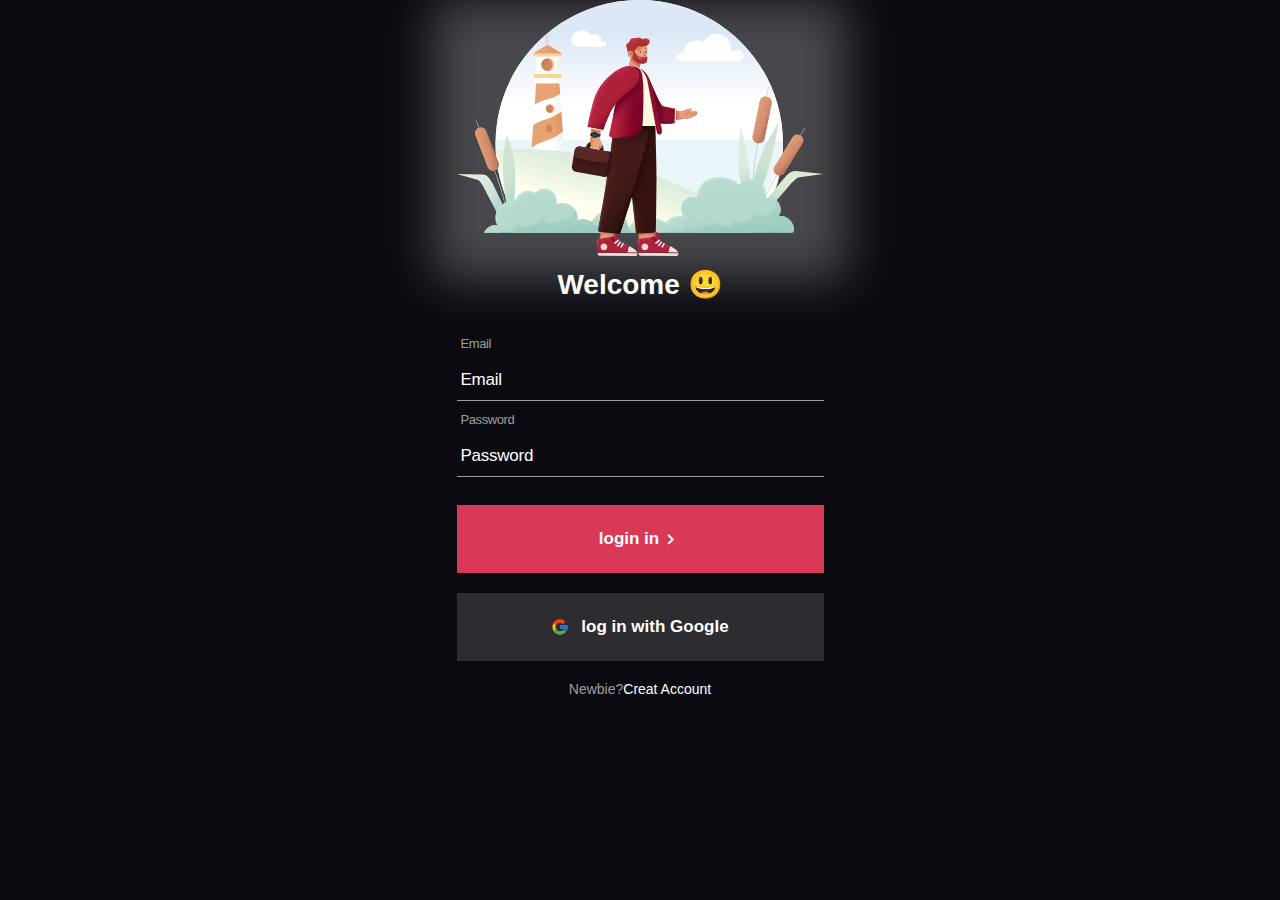
<file: Projetos/Tela de Login/Index.html>
<!DOCTYPE html>
<html lang="en">

<head>
    <meta charset="UTF-8">
    <meta name="viewport" content="width=device-width, initial-scale=1.0" />
    <link rel="preconnect" href="https://fonts.googleapis.com">
    <link rel="preconnect" href="https://fonts.gstatic.com" crossorigin>
    <link href="https://fonts.googleapis.com/css2? display=swap" rel="folha de estilo">
    <link href='https://unpkg.com/boxicons@2.1.4/css/boxicons.min.css' rel='stylesheet'>
    <link rel="stylesheet" href="style.css" />

    <title>Tela de Boas Vindas </title>
</head>
<body>
    <main>
        <div class="blur "></div>
            <img src="./../../Imagens/Img- creat-account.svg" alt=" Homem com uma mala " />
                <h1> Welcome 😃 </h1>


        <div class="container-inputs">
            <label>Email</label>
            <input placeholder="Email" type="email" />

            <label> Password </label>
            <input placeholder="Password" type="password" />

         <div>
                <button class="btn-login">
                    login in
                    <i class='bx bx-chevron-right'></i></button>

                <button class="btn-google">

                    <img src="./../../Imagens/icon-google.svg" alt="logo icon-google">
                             log in with Google
                </button>
                    </div class="container-link">

            <a href="./Telacadastro.html">Newbie?

                        <span>Creat Account </span>
            </a>

        </div>

    </main>
</body>

</html>
</file>
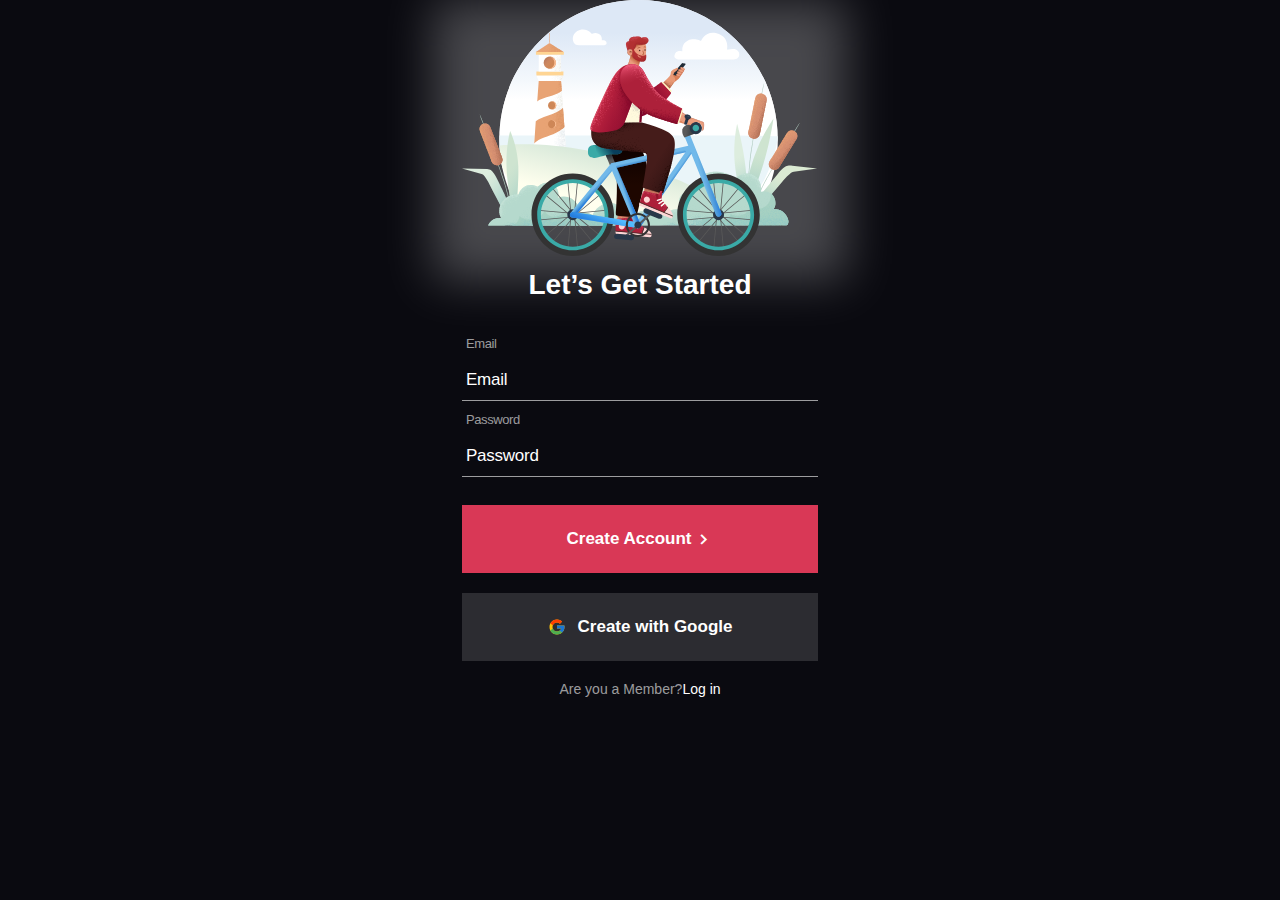
<file: Projetos/Tela de Login/Telacadastro.html>
<!DOCTYPE html>
<html lang="en">

<head>
    <meta charset="UTF-8">
    <meta name="viewport" content="width=device-width, initial-scale=1.0" />
    <link rel="preconnect" href="https://fonts.googleapis.com">
    <link rel="preconnect" href="https://fonts.gstatic.com" crossorigin>
    <link href="https://fonts.googleapis.com/css2? display=swap" rel="folha de estilo">
    <link href='https://unpkg.com/boxicons@2.1.4/css/boxicons.min.css' rel='stylesheet'>
    <link rel="stylesheet" href="style.css" />

    <title>Tela login</title>
</head>

<body>
    <main>
        <div class="blur "></div>
        <img src="./../../Imagens/Img-Loguin.svg" alt=" Homem em uma bicicleta " />
        <h1> Let’s Get Started</h1>

        <div class="container-inputs">
            <label>Email</label>
            <input placeholder="Email" type="email" />

            <label> Password </label>
            <input placeholder="Password" type="password" />

            <div>
                <button class="btn-login">
                    Create Account
                    <i class='bx bx-chevron-right'></i></button>

                <button class="btn-google">

                    <img src="./../../Imagens/icon-google.svg" alt="logo icon-google">
                    Create with Google
                </button>
            </div class="container-link">

            <a href="./index.html"> Are you a Member?
                <span>Log in </span>
            </a>
        </div>
    </main>
</body>

</html>
</file>
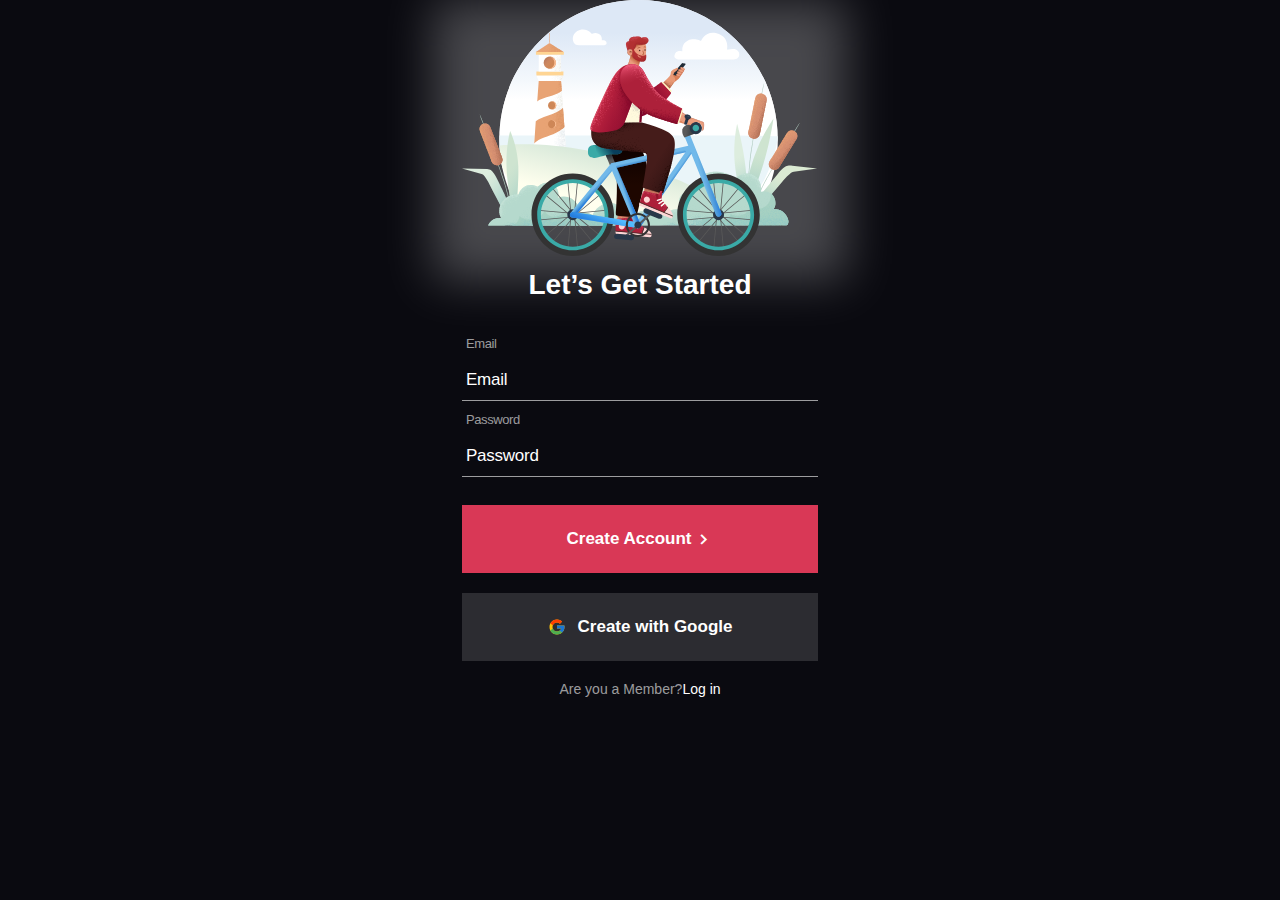
<file: Projetos/Tela de Login/teladelogin.html>
<!DOCTYPE html>
<html lang="en">

<head>
    <meta charset="UTF-8">
    <meta name="viewport" content="width=device-width, initial-scale=1.0" />
    <link rel="preconnect" href="https://fonts.googleapis.com">
    <link rel="preconnect" href="https://fonts.gstatic.com" crossorigin>
    <link href="https://fonts.googleapis.com/css2? display=swap" rel="folha de estilo">
    <link href='https://unpkg.com/boxicons@2.1.4/css/boxicons.min.css' rel='stylesheet'>
    <link rel="stylesheet" href="style.css" />

    <title>Tela login</title>
</head>

<body>
    <main>
        <div class="blur "></div>
        <img src="./../../Imagens/Img-Loguin.svg" alt=" Homem em uma bicicleta " />
        <h1> Let’s Get Started</h1>

        <div class="container-inputs">
            <label>Email</label>
            <input placeholder="Email" type="email" />

            <label> Password </label>
            <input placeholder="Password" type="password" />

            <div>
                <button class="btn-login">
                    Create Account
                    <i class='bx bx-chevron-right'></i></button>

                <button class="btn-google">

                    <img src="./../../Imagens/icon-google.svg" alt="logo icon-google">
                    Create with Google
                </button>
            </div class="container-link">

            <a href="./Telainicioapp.html"> Are you a Member?
                <span>Log in </span>
            </a>
        </div>
    </main>
</body>

</html>
</file>
<file: Projetos/Tela de Login/style.css>
* {
    margin: 0;
    padding: 0;
    box-sizing: border-box;
    font-family: 'Roboto', sans-serif;
}
body {
    display: flex;
    justify-content: center;
    background-color: rgba(10, 10, 16, 1);
}
main {
    display: flex;
    flex-direction: column;
    align-items: center;
    padding-top: 25px 0px;
    max-width: 414 px;
    min-height: 100vh;
    gap: 12px;
    position: relative;
}
.blur {
    width: 414px;
    height: 280px;
    position: absolute;
    z-index: -1;
    background: #FFFFFF;
    opacity: 0.25;
    filter: blur(24px);
}
h1 {
    font-weight: 700;
    font-size: 28px;
    line-height: 33px;
    text-align: center;
    color: rgba(255, 255, 255, 1);
    gap: 12px;
    position: relative;
}
.container-inputs {
    margin-top: 20px;
    display: flex;
    flex-direction: column;
    width: 100%;
}
label {
    font-weight: 400px;
    font-size: 13px;
    line-height: 22px;
    letter-spacing: -0.408px;
    color: rgba(255, 255, 255, 0.6);
    margin-bottom: 4px;
    margin-left: 4px;
}
input {
    width: 100%px;
    height: 42px;
    margin-bottom: 8px;
    background: transparent;
    outline: none;
    border: none;
    border-bottom: 1px solid rgba(255, 255, 255, 0.6);

    font-weight: 400px;
    font-size: 17px;
    line-height: 20px;
    letter-spacing: -0.24px;
    color: #FFFFFF;
    padding-left: 4px;
}
input::placeholder {
    font-weight: 400px;
    font-size: 17px;
    line-height: 20px;
    letter-spacing: -0.24px;
    color: #FFFFFF;
}
.btn-login {
    width: 100%;
    height: 68px;
    background: #d93856;
    margin-top: 20px;

    font-weight: 900;
    font-size: 17px;
    line-height: 2px;
    color: #FFFFFF;
    border: none;

    display: flex;
    align-items: center;
    justify-content: center;
    transition: 0.3 ease;
}
.btn-login:hover {
    cursor: pointer;
    opacity: 0.8;
}
.btn-login:active {
    opacity: 0.6;
}
i {
    font-weight: 900;
    font-size: 22px;
    line-height: 2px;
}
.btn-google {
    margin-top: 20px;
    margin-bottom: 20px;
    width: 100%;
    height: 68px;
    border: none;

    display: flex;
    align-items: center;
    justify-content: center;
    transition: 0.3 ease;

    background-color: rgba(255, 255, 255, 0.14);
    font-weight: 900;
    font-size: 17px;
    line-height: 2px;
    color: #FFFFFF;
    gap: 12px;

}
.btn-google:hover {
    cursor: pointer;
    opacity: 0.8;
}
.btn-google:active {
    margin-top: 20px;
    opacity: 0.6;
}
.container-link {
    margin-top: 20px;
    position: relative
}
a {
    display: flex;
    align-items: center;
    justify-content: center;
    font-weight: 900px;
    font-size: 14px;
    line-height: 16px;
    color: rgba(255, 255, 255, 0.6);
    text-decoration: none;
}
a::after {
    content: "";
    width: 0%;
    height: 2px;
    position: absolute;
    background: #d93856;
    bottom: -3px;
    left: 0;
    transition: 0.3s ease;
}
a:hover::after {
    content: "";
    width: 100%;
    height: 2px;
    position: absolute;
    background: #d93856;
    bottom: -3px;
    left: 0;
}
span {
    color: #FFFFFF;
}
</file>
